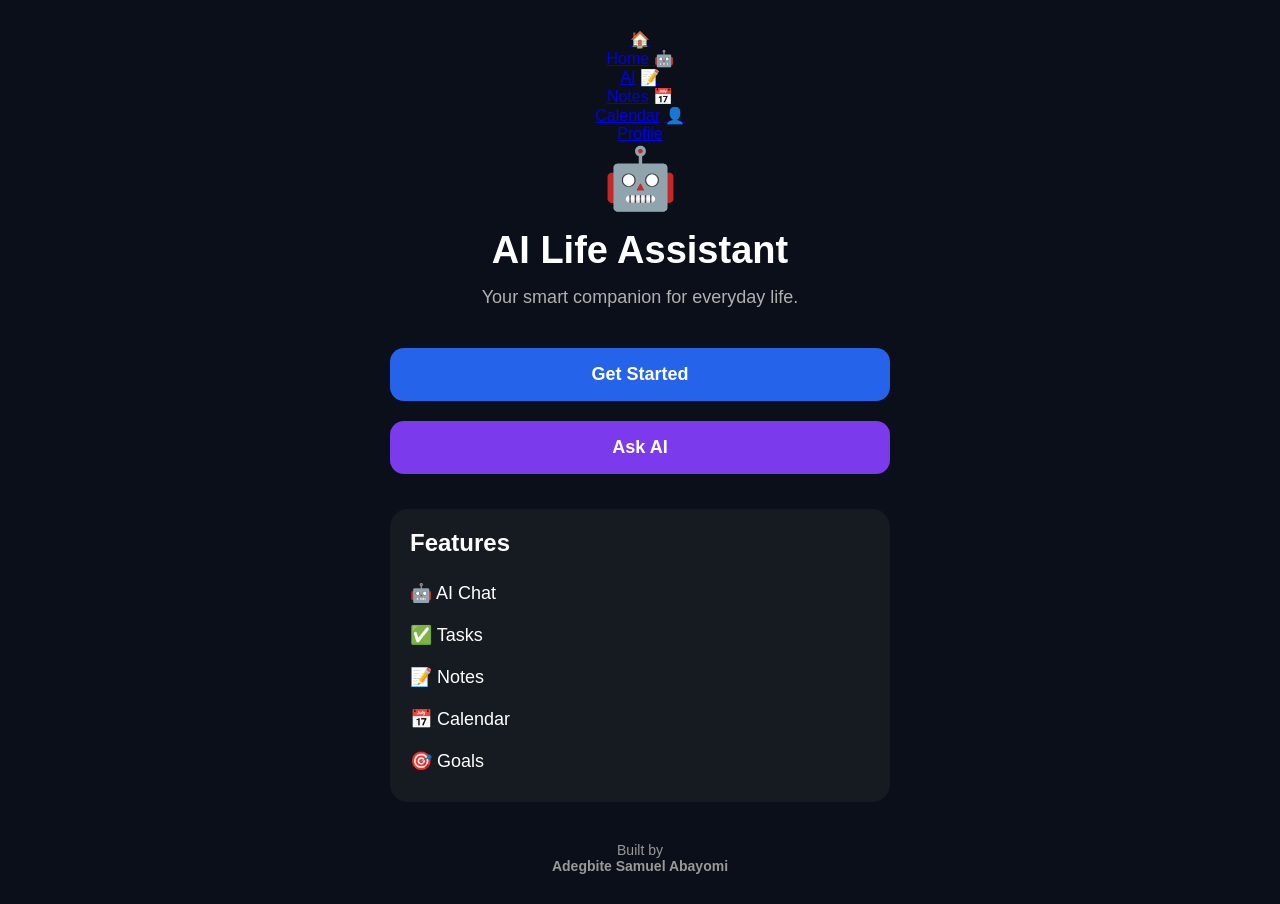
<file: index.html>
<!DOCTYPE html>
<html lang="en">
<head>
<meta charset="UTF-8">
<meta name="viewport" content="width=device-width, initial-scale=1.0">
<title>AI Life Assistant</title>

<style>
*{
margin:0;
padding:0;
box-sizing:border-box;
font-family:Arial,sans-serif;
}

body{
background:#0B0F1A;
color:white;
text-align:center;
padding:30px;
}

.container{
max-width:500px;
margin:auto;
}

.logo{
font-size:60px;
}

h1{
font-size:38px;
margin-top:15px;
}

.tagline{
color:#b0b0b0;
margin:15px 0 30px;
font-size:18px;
}

button{
width:100%;
padding:16px;
margin:10px 0;
border:none;
border-radius:14px;
font-size:18px;
font-weight:bold;
cursor:pointer;
}

.primary{
background:#2563EB;
color:white;
}

.secondary{
background:#7C3AED;
color:white;
}

.card{
background:#161B22;
padding:20px;
border-radius:18px;
margin-top:25px;
text-align:left;
}

.card h2{
margin-bottom:15px;
}

.feature{
padding:10px 0;
font-size:18px;
}

footer{
margin-top:40px;
color:#999;
font-size:14px;
}
</style>

</head>
<div class="navbar">
    <a href="dashboard.html">🏠<br>Home</a>
    <a href="chat.html">🤖<br>AI</a>
    <a href="notes.html">📝<br>Notes</a>
    <a href="calendar.html">📅<br>Calendar</a>
    <a href="profile.html">👤<br>Profile</a>
</div>
<body>

<div class="container">

<div class="logo">🤖</div>

<h1>AI Life Assistant</h1>

<p class="tagline">
Your smart companion for everyday life.
</p>

<a href="dashboard.html">
    <button class="primary">Get Started</button>
</a>

<button class="secondary">Ask AI</button>

<div class="card">

<h2>Features</h2>

<div class="feature">🤖 AI Chat</div>

<div class="feature">✅ Tasks</div>

<div class="feature">📝 Notes</div>

<div class="feature">📅 Calendar</div>

<div class="feature">🎯 Goals</div>

</div>

<footer>

Built by<br>

<b>Adegbite Samuel Abayomi</b>

</footer>

</div>

</body>
</html>
</file>
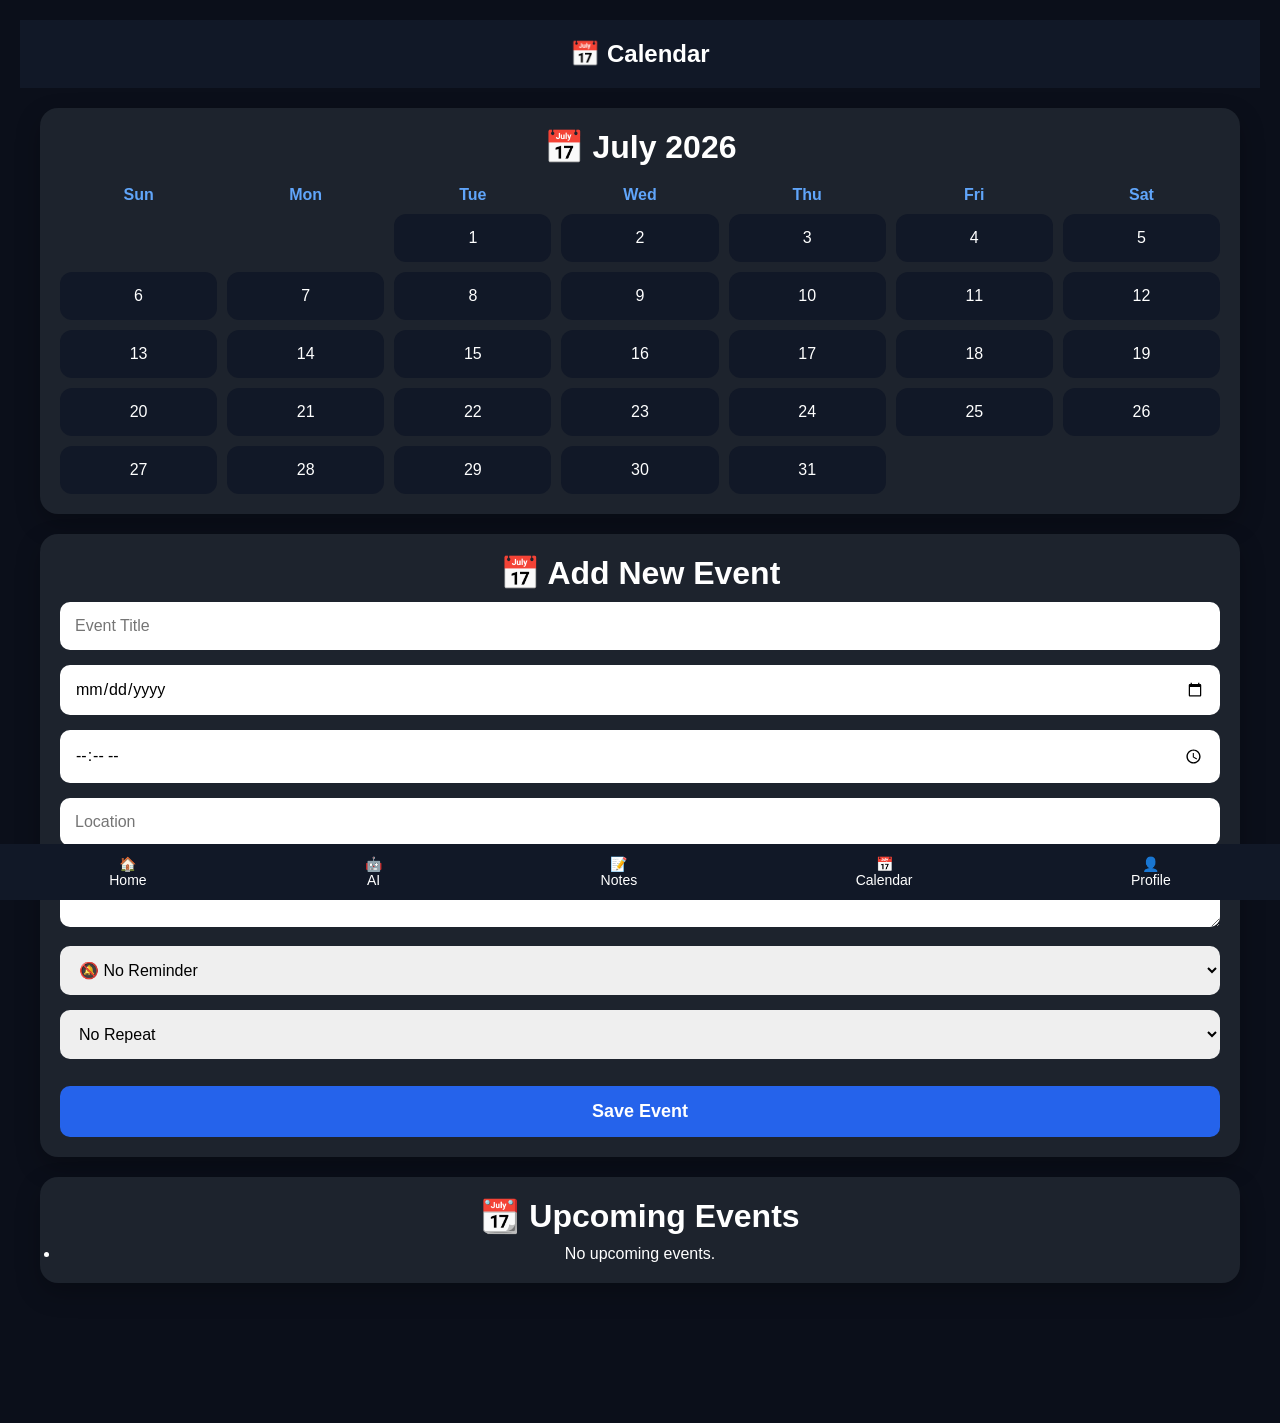
<file: calendar.html>
<!DOCTYPE html>
<html lang="en">
<head>
<meta charset="UTF-8">
<meta name="viewport" content="width=device-width, initial-scale=1.0">
<title>Calendar - AI Life Assistant</title>

<link rel="stylesheet" href="style.css">

<style>
body{
    margin:0;
    font-family:Arial,sans-serif;
    background:#0B0F1A;
    color:white;
    padding-bottom:100px;
}

header{
    background:#111827;
    padding:20px;
    text-align:center;
    font-size:24px;
    font-weight:bold;
}

.container{
    padding:20px;
}

input,
textarea,
select{
    width:100%;
    padding:15px;
    margin-bottom:15px;
    border:none;
    border-radius:10px;
    font-size:16px;
    box-sizing:border-box;

}

button{
    width:100%;
    padding:15px;
    background:#2563EB;
    color:white;
    border:none;
    border-radius:10px;
    font-size:18px;
    cursor:pointer;
}

button:hover{
    background:#1D4ED8;
}

.event{
    background:#1F2937;
    padding:15px;
    margin-top:15px;
    border-radius:10px;
}
</style>
</head>

<body>

<header>
    📅 Calendar
</header>

<div class="container">
<div class="card">

    <h2>📅 July 2026</h2>

    <div class="calendar-grid">

        <div class="day-name">Sun</div>
        <div class="day-name">Mon</div>
        <div class="day-name">Tue</div>
        <div class="day-name">Wed</div>
        <div class="day-name">Thu</div>
        <div class="day-name">Fri</div>
        <div class="day-name">Sat</div>

        <div class="day empty"></div>
        <div class="day empty"></div>

        <div class="day">1</div>
        <div class="day">2</div>
        <div class="day">3</div>
        <div class="day">4</div>
        <div class="day">5</div>

        <div class="day">6</div>
        <div class="day">7</div>
        <div class="day">8</div>
        <div class="day">9</div>
        <div class="day">10</div>
        <div class="day">11</div>
        <div class="day">12</div>

        <div class="day">13</div>
        <div class="day">14</div>
        <div class="day">15</div>
        <div class="day">16</div>
        <div class="day">17</div>
        <div class="day">18</div>
        <div class="day">19</div>

        <div class="day">20</div>
        <div class="day">21</div>
        <div class="day">22</div>
        <div class="day">23</div>
        <div class="day">24</div>
        <div class="day">25</div>
        <div class="day">26</div>

        <div class="day">27</div>
        <div class="day">28</div>
        <div class="day">29</div>
        <div class="day">30</div>
        <div class="day">31</div>

    </div>

</div>
    <div class="card">

        <h2>📅 Add New Event</h2>

        <input
            type="text"
            id="eventTitle"
            placeholder="Event Title">

        <input
            type="date"
            id="eventDate">

        <input
            type="time"
            id="eventTime">

        <input
            type="text"
            id="eventLocation"
            placeholder="Location">

        <textarea
            id="eventNotes"
            placeholder="Notes"></textarea>

        <select id="eventReminder">
            <option value="none">🔕 No Reminder</option>
            <option value="10">10 Minutes Before</option>
            <option value="30">30 Minutes Before</option>
            <option value="60">1 Hour Before</option>
            <option value="1440">1 Day Before</option>
        </select>

        <select id="eventRepeat">
            <option value="none">No Repeat</option>
            <option value="daily">Daily</option>
            <option value="weekly">Weekly</option>
            <option value="monthly">Monthly</option>
            <option value="yearly">Yearly</option>
        </select>

        <button onclick="addEvent()">
    Save Event
</button>

    </div>

    <div class="card">

        <h2>📆 Upcoming Events</h2>

        <ul id="eventList"></ul>

    </div>

</div>

<div class="navbar">
    <a href="dashboard.html">🏠<br>Home</a>
    <a href="chat.html">🤖<br>AI</a>
    <a href="notes.html">📝<br>Notes</a>
    <a href="calendar.html">📅<br>Calendar</a>
    <a href="profile.html">👤<br>Profile</a>
</div>

  
<script src="calendar.js"></script>
</body>
</html>
</file>
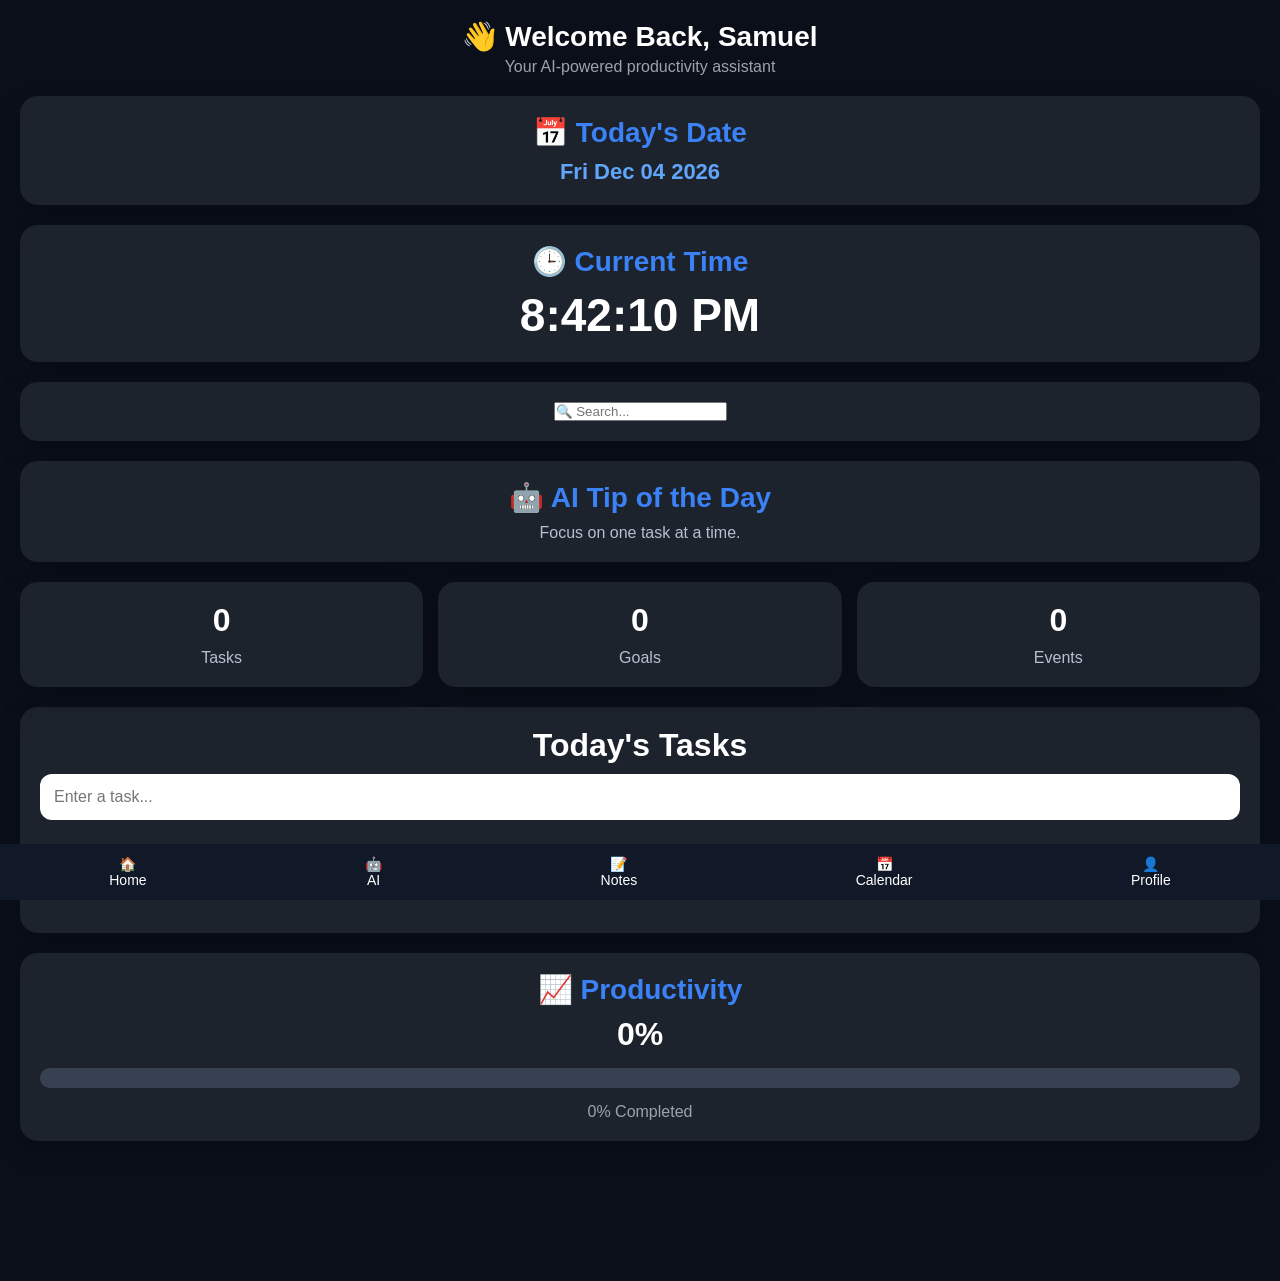
<file: dashboard-v2.html>
<!DOCTYPE html>
<html lang="en">
<head>
<meta charset="UTF-8">
<meta name="viewport" content="width=device-width, initial-scale=1.0">

<title>AI Life Assistant Dashboard</title>

<link rel="stylesheet" href="style.css">

</head>

<body>

<div class="header">
    <h1 id="welcomeText">👋 Welcome Back, Samuel</h1>
    <p>Your AI-powered productivity assistant</p>
</div>

<div class="card">
    <h3>📅 Today's Date</h3>
    <p id="todayDate">Loading...</p>
</div>

<div class="card">
    <h3>🕒 Current Time</h3>
    <p id="currentTime">Loading...</p>
</div>

<div class="card">
    <input
        type="text"
        id="search"
        placeholder="🔍 Search...">
</div>

<div class="card">
    <h3>🤖 AI Tip of the Day</h3>
    <p id="tipText">Loading...</p>
</div>

<div class="summary">

<div class="card">
<h2 id="taskCount">0</h2>
<p>Tasks</p>
</div>

<div class="card">
<h2 id="goalCount">0</h2>
<p>Goals</p>
</div>

<div class="card">
<h2 id="eventCount">0</h2>
<p>Events</p>
</div>

</div>

<div class="card">

<h2>Today's Tasks</h2>

<input
type="text"
id="taskInput"
placeholder="Enter a task...">

<button onclick="addTask()" class="button">
    Add Task
</button>
<ul id="taskList"></ul>

</div>

<div class="card">

<h3>📈 Productivity</h3>

<h2 id="productivityScore">0%</h2>

<div class="progress">

<div id="progressBar"></div>

</div>

<p id="progressText">
0% Completed
</p>

</div>

<div class="navbar">

<a href="#">🏠<br>Home</a>

<a href="#">🤖<br>AI</a>

<a href="#">📝<br>Notes</a>

<a href="#">📅<br>Calendar</a>

<a href="#">👤<br>Profile</a>

</div>
<script>

// ==========================
// Welcome Message
// ==========================

const username = localStorage.getItem("username") || "Samuel";
alert("Dashboard V2 Loaded!");
document.getElementById("welcomeText").textContent =
"👋 Welcome Back, " + username;


// ==========================
// Live Date
// ==========================

function updateDate(){

    const today = new Date();

    document.getElementById("todayDate").textContent =
    today.toDateString();

}

updateDate();


// ==========================
// Live Time
// ==========================

function updateClock(){

    const now = new Date();

    document.getElementById("currentTime").textContent =
    now.toLocaleTimeString();

}

updateClock();

setInterval(updateClock,1000);


// ==========================
// AI Tip of the Day
// ==========================

const tips = [

"Complete your hardest task first.",

"Small daily progress leads to big success.",

"Review your goals every morning.",

"Stay organized and plan tomorrow today.",

"Focus on one task at a time.",

"Never stop learning."

];

const today = new Date();

document.getElementById("tipText").textContent =
tips[today.getDate() % tips.length];

</script>
</body>
</html>
</file>
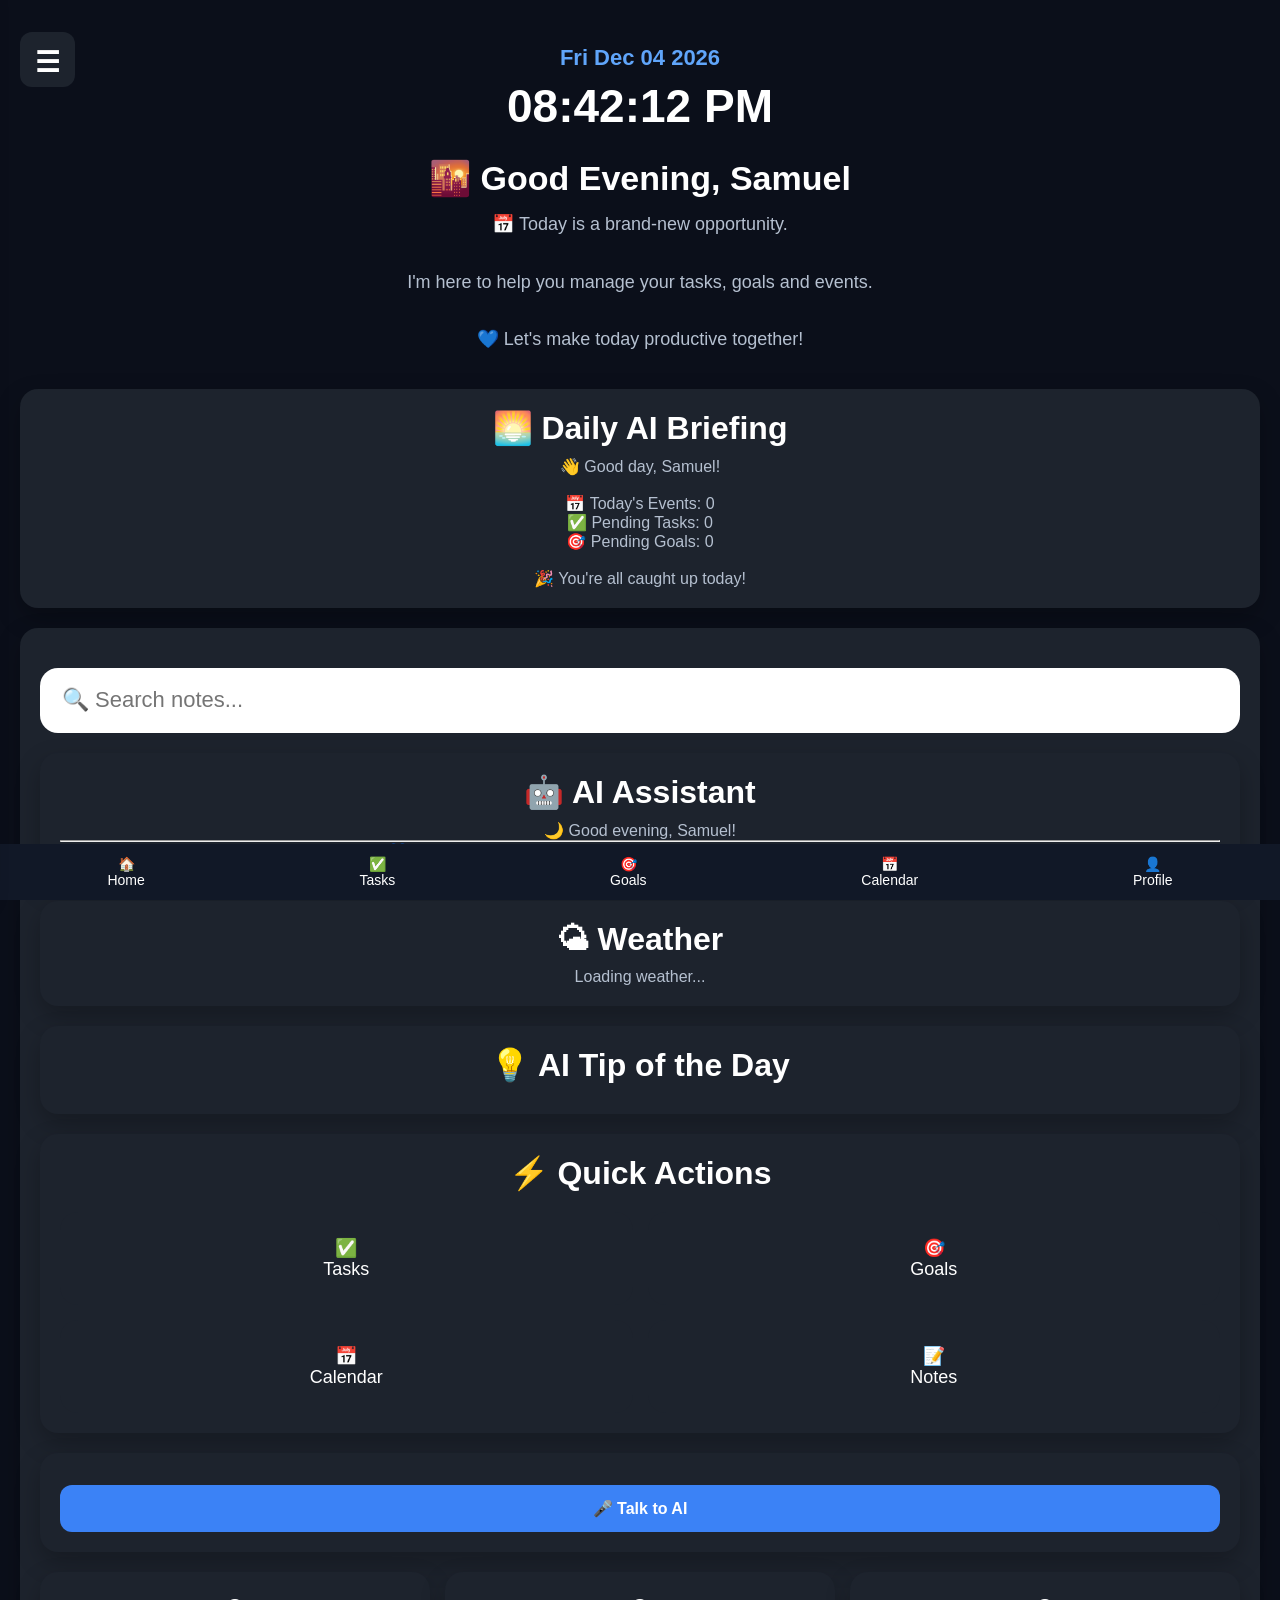
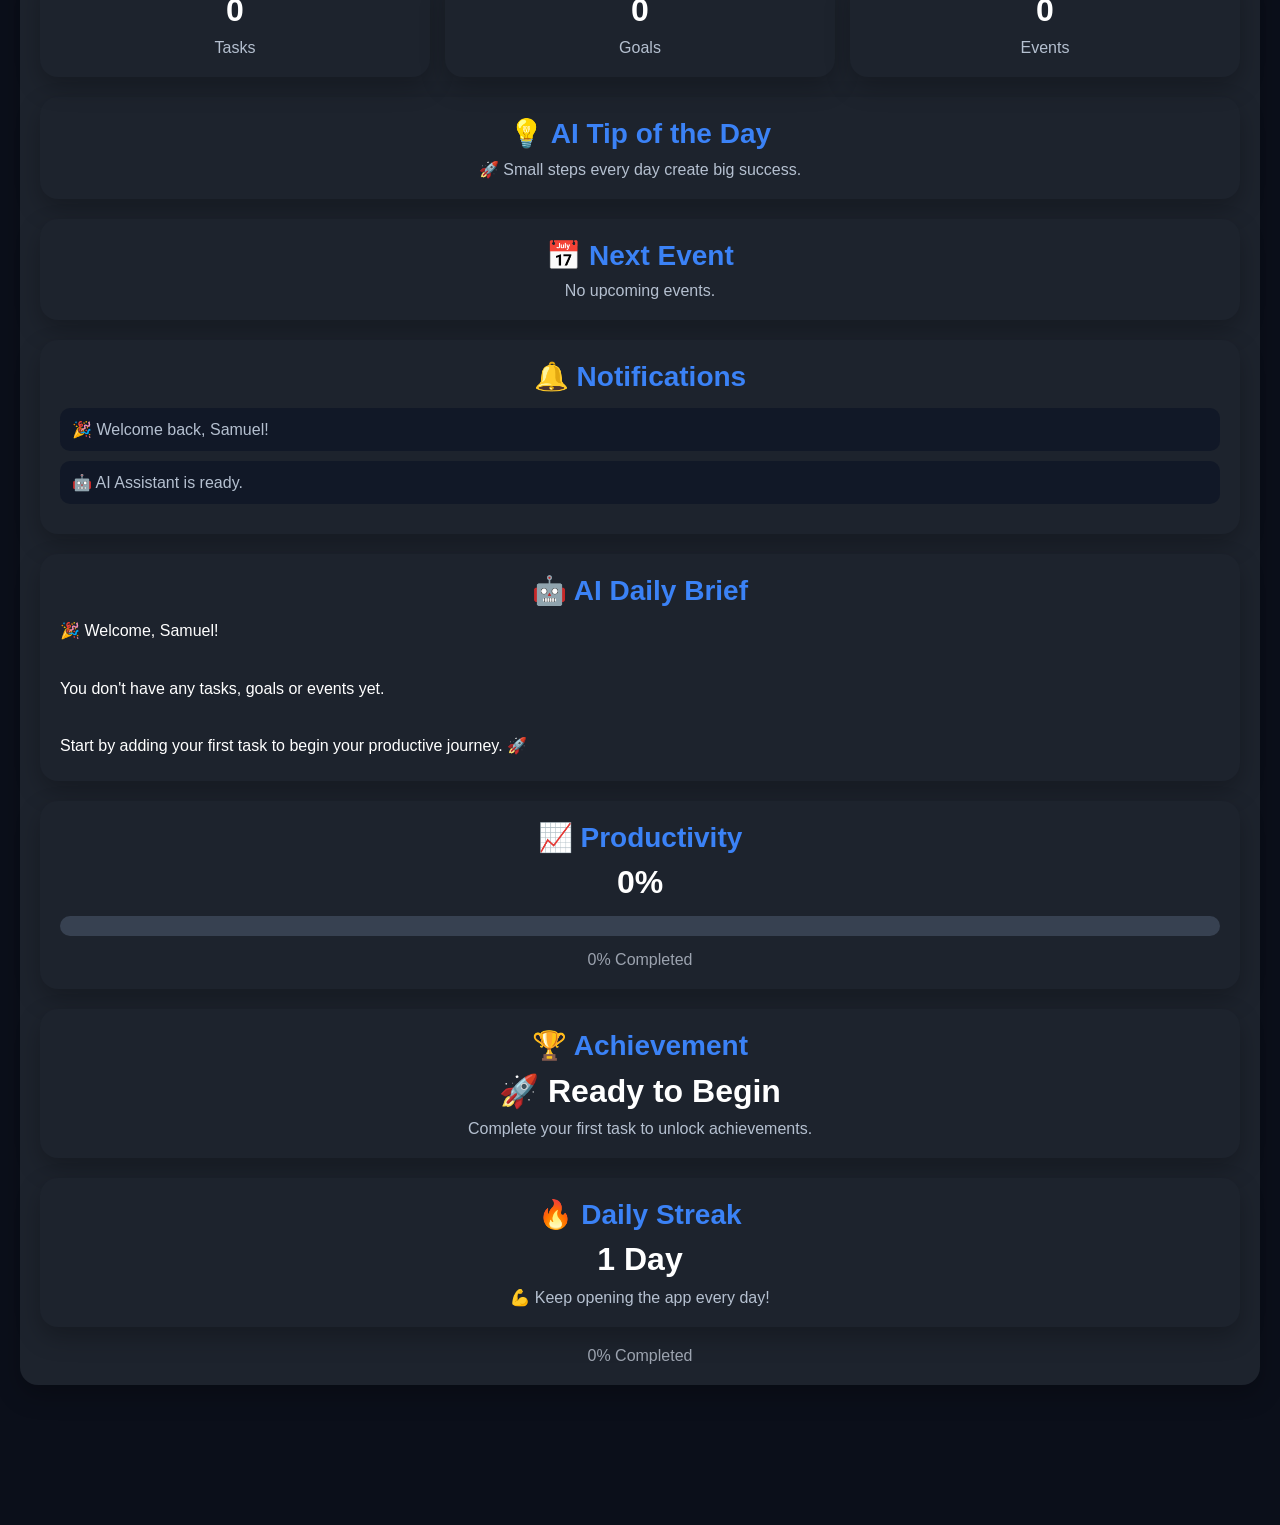
<file: dashboard.html>
<!DOCTYPE html>
<html lang="en">
<head>
<meta charset="UTF-8">
<meta name="viewport" content="width=device-width, initial-scale=1.0">

<title>AI Life Assistant</title>

<link rel="stylesheet" href="style.css">

</head>

<body>

<!-- Side Menu -->
<div id="sideMenu" class="side-menu">

    <span id="closeBtn" class="close-btn">✖</span>

    <h2>🤖 AI Life Assistant</h2>

    <a href="dashboard.html">🏠 Dashboard</a>
    <a href="tasks.html">✅ Tasks</a>
    <a href="goals.html">🎯 Goals</a>
    <a href="calendar.html">📅 Calendar</a>
    <a href="notes.html">📝 Notes</a>
    <a href="profile.html">👤 Profile</a>
    <a href="settings.html">⚙️ Settings</a>

</div>

<!-- Top Bar -->
<div class="top-bar">

    <button id="menuBtn" class="menu-btn">☰</button>

</div>

<!-- Clock -->
<div class="clock-section">

    <h2 id="todayDate"></h2>

    <h1 id="currentTime"></h1>

</div>

<!-- Welcome -->
<div class="welcome">

    <h1 id="welcomeText"></h1>

    <p id="assistantMessage"></p>

</div>
<div class="card" id="dailyBriefing">

<h2>🌅 Daily AI Briefing</h2>

<p id="briefingText">
Loading your daily briefing...
</p>

</div>
<!-- Search -->
<div class="card">
<input
type="text"
id="searchNote"
placeholder="🔍 Search notes..."
style="
width:100%;
height:65px;
padding:0 22px;
margin-top:20px;
margin-bottom:20px;
border:none;
border-radius:18px;
font-size:22px;
box-sizing:border-box;
background:white;
color:#111;
outline:none;
">
   
<div> 
<!-- Quick Actions -->
<div class="card">
    <h2>🤖 AI Assistant</h2>

    <p id="aiGreeting"></p>

    <hr>

    <p id="aiRecommendation"></p>
</div>
    <div class="card">

    <h2>🌤 Weather</h2>

    <p id="weatherText">Loading weather...</p>

</div>
    <div class="card">

    <h2>💡 AI Tip of the Day</h2>

</div>
    
<div class="card">

    <h2>⚡ Quick Actions</h2>

    <div class="grid">

        <a href="tasks.html" class="box">
            ✅<br>Tasks
        </a>

        <a href="goals.html" class="box">
            🎯<br>Goals
        </a>

        <a href="calendar.html" class="box">
            📅<br>Calendar
        </a>

        <a href="notes.html" class="box">
            📝<br>Notes
        </a>

    </div>

</div>
    <div class="card">
        
    <button onclick="window.location.href='chat.html'">
    🎤 Talk to AI
</button>
        
</div>

<!-- Summary -->

<div class="summary">

    <div class="card">

        <h2 id="taskCount">0</h2>

        <p>Tasks</p>

    </div>

    <div class="card">

        <h2 id="goalCount">0</h2>

        <p>Goals</p>

    </div>

    <div class="card">

        <h2 id="eventCount">0</h2>

        <p>Events</p>

    </div>

</div>

<!-- AI Tip -->

<div class="card">

    <h3>💡 AI Tip of the Day</h3>

    <p id="tipText">

        Stay focused and finish one important task first.

    </p>

</div>

<!-- Next Event -->

<div class="card">

    <h3>📅 Next Event</h3>

    <div id="nextEvent">

        No upcoming events.

    </div>

</div>

<!-- Notifications -->

<div class="card">

    <h3>🔔 Notifications</h3>

    <div id="notificationBox">

        No notifications.

    </div>

</div>

<!-- Daily Brief -->

<div class="card">

    <h3>🤖 AI Daily Brief</h3>

    <div id="dailyBrief">

        Loading...

    </div>

</div>
<div class="card">

<h3>📈 Productivity</h3>

<h2 id="productivityScore">0%</h2>

<div class="progress">
    <div id="progressBar"></div>
</div>

<p id="progressText">0% Completed</p>

</div>

<div class="card">

<h3>🏆 Achievement</h3>

<h2 id="achievementBadge">🚀 Ready to Begin</h2>

<p id="achievementText">
Complete your first task to unlock achievements.
</p>

</div>

<div class="card">

<h3>🔥 Daily Streak</h3>

<h2 id="streakCount">1 Day</h2>

<p id="streakMessage">
Keep opening AI Life Assistant every day!
</p>

</div>
    
    
    <p id="progressText">0% Completed</p>

</div>
<!-- Bottom Navigation -->

<div class="navbar">

    <a href="dashboard.html">
        🏠<br>Home
    </a>

    <a href="tasks.html">
        ✅<br>Tasks
    </a>

    <a href="goals.html">
        🎯<br>Goals
    </a>

    <a href="calendar.html">
        📅<br>Calendar
    </a>

    <a href="profile.html">
        👤<br>Profile
    </a>

</div>

<script src="dashboard.js"></script>

</body>
</html>
</file>
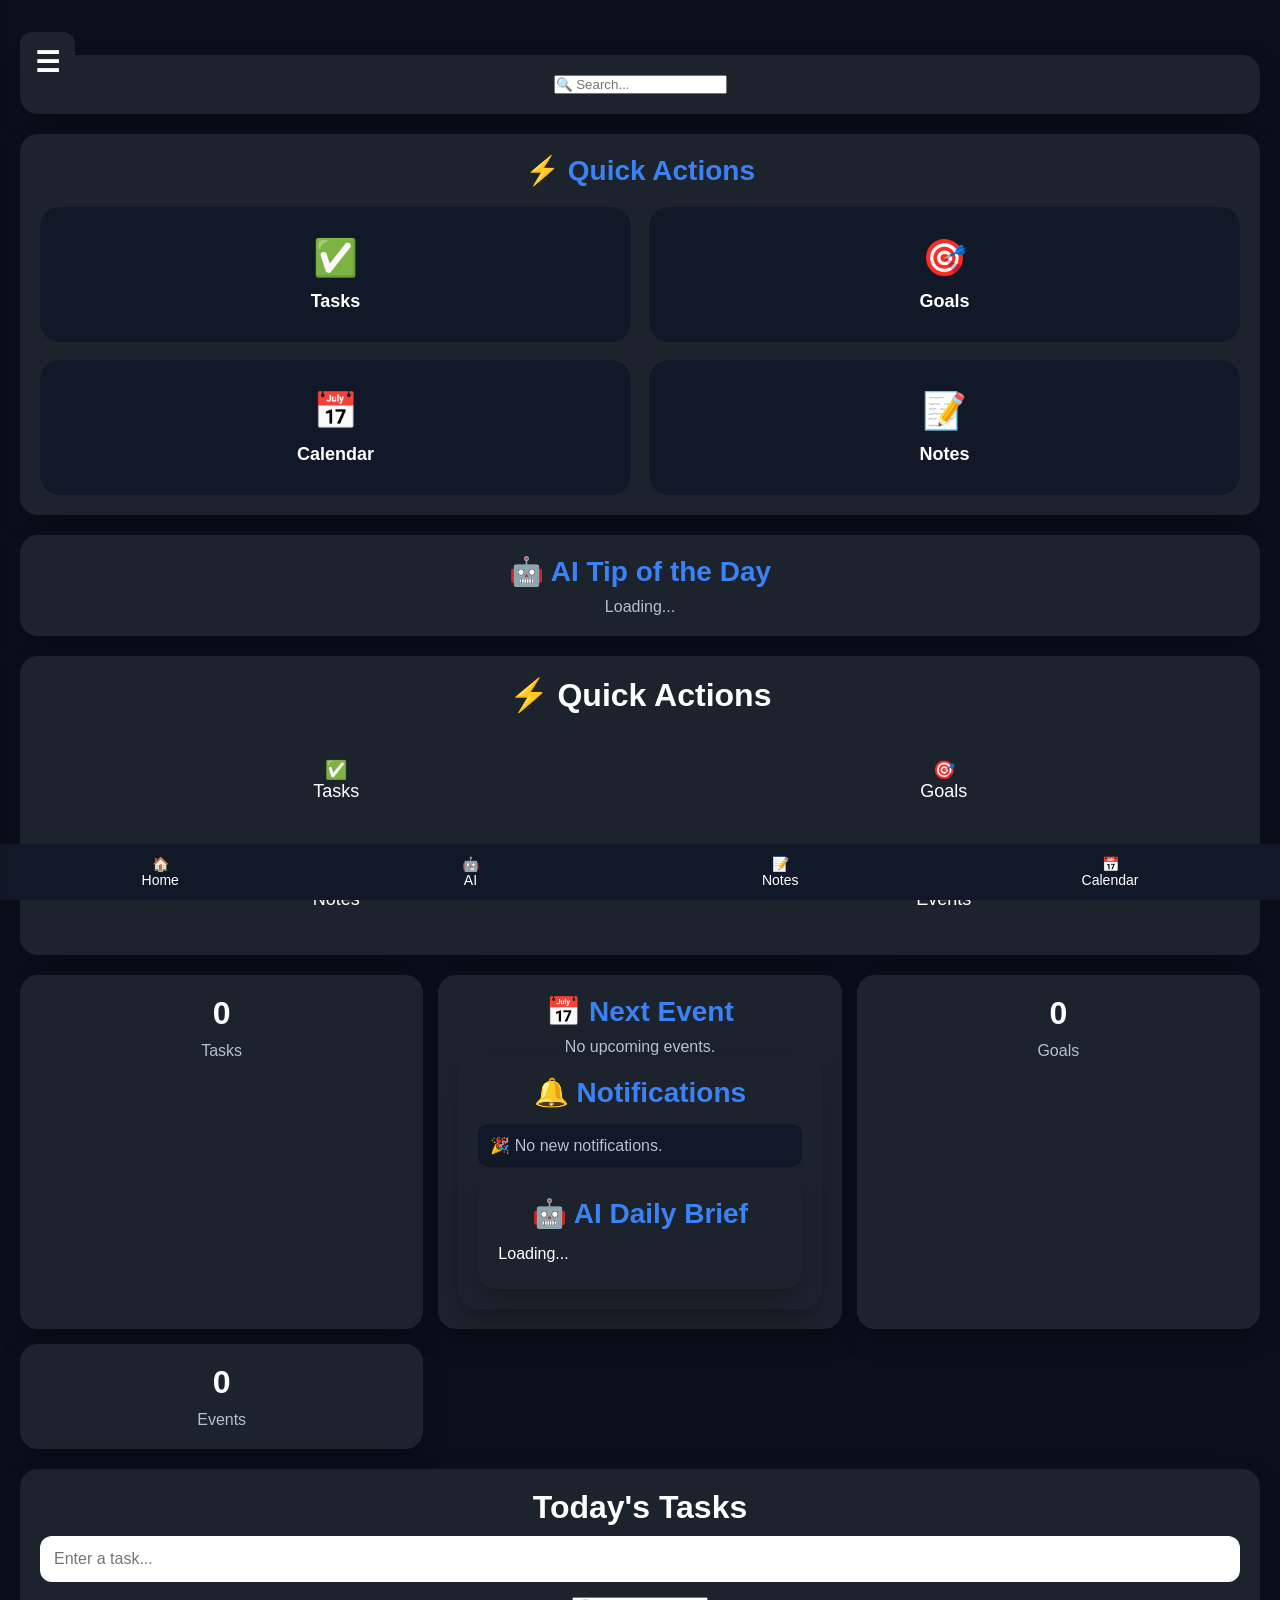
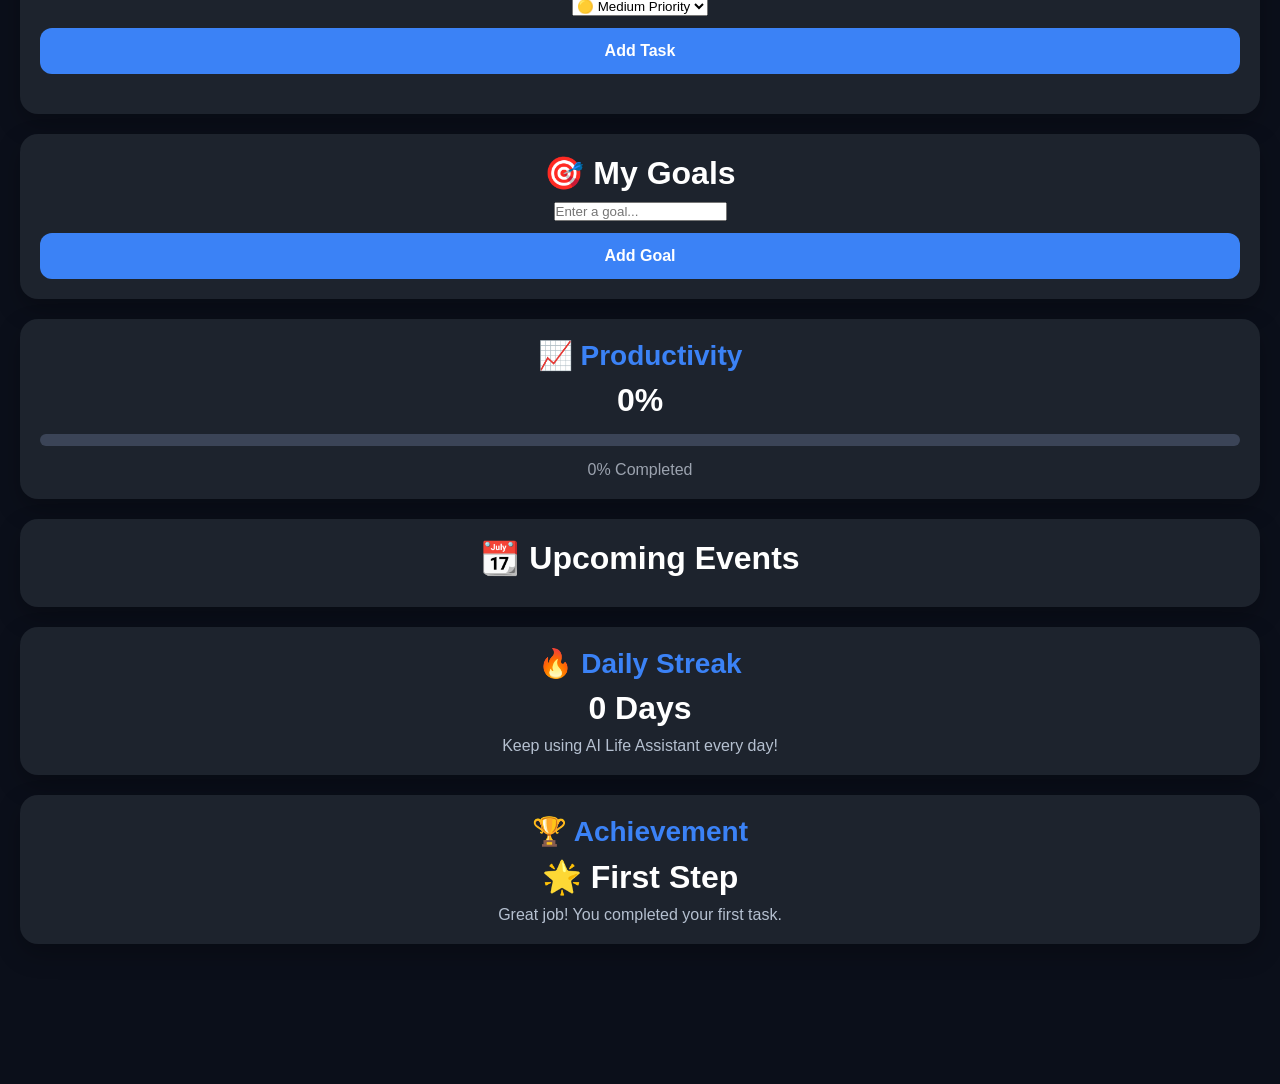
<file: dashboard_old.html>
<!DOCTYPE html>
<html lang="en">
<head>
<meta charset="UTF-8">
<meta name="viewport" content="width=device-width, initial-scale=1.0">

<title>AI Life Assistant Dashboard</title>

<link rel="stylesheet" href="style.css">

</head>

<body>

<div id="sideMenu" class="side-menu">

    <span class="close-btn" onclick="closeMenu()">✖</span>

    <h2>🤖 AI Life Assistant</h2>

    <a href="dashboard.html">🏠 Dashboard</a>

    <a href="chat.html">🤖 AI Chat</a>

    <a href="tasks.html">✅ Tasks</a>

    <a href="goals.html">🎯 Goals</a>

    <a href="notes.html">📝 Notes</a>

    <a href="calendar.html">📅 Calendar</a>

    <a href="profile.html">👤 Profile</a>

    <a href="settings.html">⚙️ Settings</a>

</div>
<div class="top-bar">

    <button id="menuBtn" class="menu-btn">☰</button>

</div>

<div class="clock-section">

    <h2 id="todayDate"></h2>

    <h1 id="currentTime"></h1>

</div>

<div class="welcome">

    <h1 id="welcomeText"></h1>

    <p id="assistantMessage"></p>

</div>



<div class="card">
    <input
        type="text"
        id="search"
        placeholder="🔍 Search...">
</div>
<div class="card">

    <h3>⚡ Quick Actions</h3>

    <div class="quick-grid">

        <a href="tasks.html" class="quick-box">
            ✅
            <span>Tasks</span>
        </a>

        <a href="goals.html" class="quick-box">
            🎯
            <span>Goals</span>
        </a>

        <a href="calendar.html" class="quick-box">
            📅
            <span>Calendar</span>
        </a>

        <a href="notes.html" class="quick-box">
            📝
            <span>Notes</span>
        </a>

    </div>

</div>
<div class="card">
    <h3>🤖 AI Tip of the Day</h3>
    <p id="tipText">Loading...</p>
</div>
<div class="card">
    <h2>⚡ Quick Actions</h2>

    <div class="grid">

        <a href="tasks.html" class="box">
            ✅<br>
            Tasks
        </a>

        <a href="goals.html" class="box">
            🎯<br>
            Goals
        </a>

        <a href="notes.html" class="box">
            📝<br>
            Notes
        </a>

        <a href="calendar.html" class="box">
            📅<br>
            Events
        </a>

    </div>
</div>
<div class="summary">

<div class="card">
<h2 id="taskCount">0</h2>
<p>Tasks</p>
</div>
<div class="card">

    <h3>📅 Next Event</h3>

    <div id="nextEvent">

        <p>No upcoming events.</p>

    </div><div class="card">

    <h3>🔔 Notifications</h3>

    <div id="notificationBox">

        <p>🎉 No new notifications.</p>

    </div>
<div class="card">

    <h3>🤖 AI Daily Brief</h3>

    <div id="dailyBrief">

        Loading...

    </div>

</div>
</div>

</div>
<div class="card">
<h2 id="goalCount">0</h2>
<p>Goals</p>
</div>

<div class="card">
<h2 id="eventCount">0</h2>
<p>Events</p>
</div>

</div>

<div class="card">

<h2>Today's Tasks</h2>

<input
type="text"
id="taskInput"
placeholder="Enter a task...">
<select id="taskPriority">

    <option value="High">🔴 High Priority</option>

    <option value="Medium" selected>🟡 Medium Priority</option>

    <option value="Low">🟢 Low Priority</option>

</select>
<button onclick="addTask()" class="button">
    Add Task
</button>
<ul id="taskList"></ul>

</div>
<div class="card">

    <h2>🎯 My Goals</h2>

    <input
        type="text"
        id="goalInput"
        placeholder="Enter a goal...">

    <button onclick="addGoal()" class="button">
        Add Goal
    </button>

    <ul id="goalList"></ul>

</div>
<div class="card">

    <h3>📈 Productivity</h3>

    <h2 id="productivityScore">0%</h2>

    <div style="
        width:100%;
        height:12px;
        background:#3b4457;
        border-radius:10px;
        overflow:hidden;
        margin:15px 0;
    ">

        <div
            id="progressBar"
            style="
                width:0%;
                height:100%;
                background:#4CAF50;
                transition:0.4s;
            ">
        </div>

    </div>

    <p id="progressText">0% Completed</p>

</div>

    

<div class="card">

    <h2>📆 Upcoming Events</h2>

    <ul id="eventList"></ul>

</div>

<div class="card">
    <h3>🔥 Daily Streak</h3>

    <h2 id="streakCount">0 Days</h2>

    <p>Keep using AI Life Assistant every day!</p>

</div>
    <div class="card">

    <h3>🏆 Achievement</h3>

    <h2 id="achievementBadge">
        🌟 First Step
    </h2>

    <p id="achievementText">
        Great job! You completed your first task.
    </p>

</div>


<div class="navbar">

<a href="dashboard.html">🏠<br>Home</a>

<a href="chat.html">🤖<br>AI</a>

<a href="notes.html">📝<br>Notes</a>

<a href="calendar.html">📅<br>Calendar</a>





</div>
<script src="dashboard.js"></script>
</body>
</html>
</file>
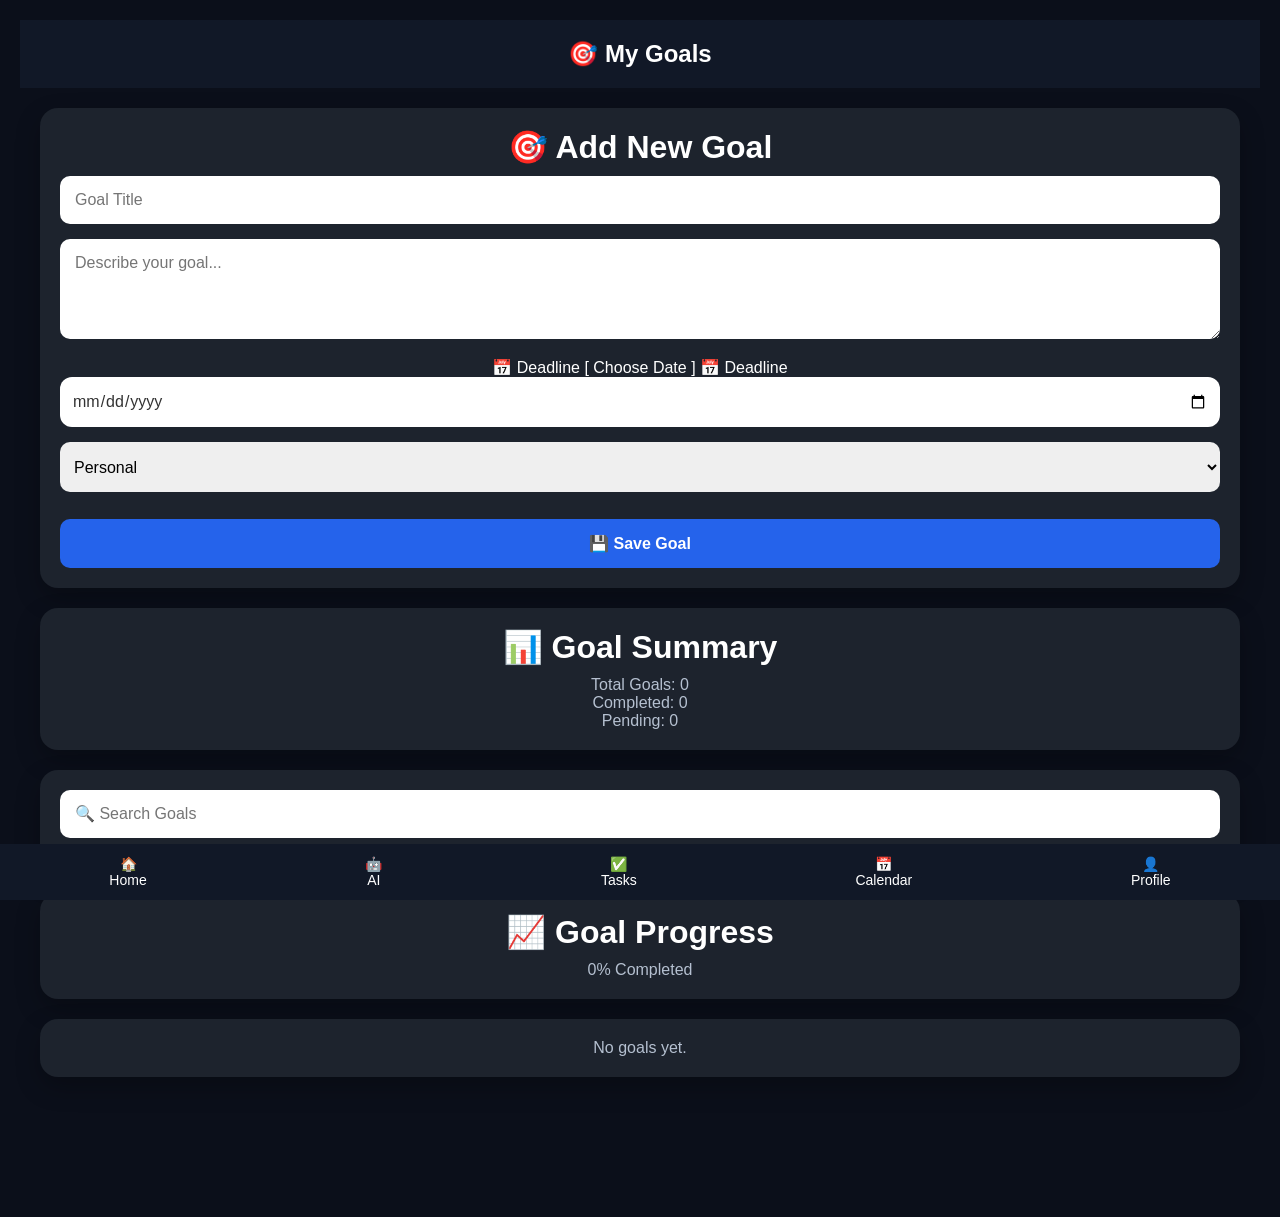
<file: goals.html>
<!DOCTYPE html>
<html lang="en">
<head>
<meta charset="UTF-8">
<meta name="viewport" content="width=device-width, initial-scale=1.0">

<title>Goals - AI Life Assistant</title>

<link rel="stylesheet" href="style.css">

<style>
body{
    margin:0;
    font-family:Arial,sans-serif;
    background:#0B0F1A;
    color:white;
    padding-bottom:100px;
}

header{
    background:#111827;
    padding:20px;
    text-align:center;
    font-size:24px;
    font-weight:bold;
}

.container{
    padding:20px;
}

input,
select,
textarea{
    width:100%;
    padding:15px;
    border:none;
    border-radius:10px;
    margin-bottom:15px;
    box-sizing:border-box;
    font-size:16px;
}

input[type="date"]{
    height:50px;
}
    input[type="date"]{
    appearance:none;
    -webkit-appearance:none;
    background:white;
    color:#333;
}
button{
    width:100%;
    padding:15px;
    background:#2563EB;
    color:white;
    border:none;
    border-radius:10px;
    font-size:16px;
    cursor:pointer;
}
.goal-input{
    width:100%;
    height:55px;
    padding:12px;
    border:none;
    border-radius:12px;
    font-size:16px;
    margin-bottom:15px;
    box-sizing:border-box;
}
button:hover{
    background:#1D4ED8;
}
    select{
    width:100%;
    height:50px;
    padding:10px;
    border:none;
    border-radius:10px;
    margin-bottom:15px;
    font-size:16px;
}
textarea{
    width:100%;
    min-height:100px;
    padding:15px;
    border:none;
    border-radius:10px;
    margin-bottom:15px;
    box-sizing:border-box;
    font-size:16px;
    resize:vertical;
}
.goal{
    background:#1F2937;
    padding:15px;
    margin-top:15px;
    border-radius:10px;
}
</style>

</head>

<body>

<header>
🎯 My Goals
</header>

<div class="container">

<div class="card">

<h2>🎯 Add New Goal</h2>

<input
type="text"
id="goalTitle"
placeholder="Goal Title">

<textarea
id="goalDescription"
placeholder="Describe your goal..."></textarea>

    📅 Deadline

[  Choose Date  ]
<label for="goalDeadline">📅 Deadline</label>

<input
type="date"
id="goalDeadline"
class="goal-input">
<select id="goalCategory">

<option value="Personal">Personal</option>

<option value="Work">Work</option>

<option value="School">School</option>

<option value="Health">Health</option>

<option value="Finance">Finance</option>

</select>

<button onclick="saveGoal()">
💾 Save Goal
</button>

</div>

<div class="card">

<h2>📊 Goal Summary</h2>

<p>Total Goals:
<span id="totalGoals">0</span></p>

<p>Completed:
<span id="completedGoals">0</span></p>

<p>Pending:
<span id="pendingGoals">0</span></p>

</div>

<div class="card">

<input
type="text"
id="searchGoal"
placeholder="🔍 Search Goals">

</div>

    <div class="card">

    <h2>📈 Goal Progress</h2>

    <div class="progress-container">

        <div id="goalProgressBar" class="progress-bar"></div>

    </div>

    <p id="goalProgressText">0% Completed</p>

</div>
<div class="card">

<div id="goalList"></div>

</div>

</div>
<div class="navbar">

<a href="dashboard.html">🏠<br>Home</a>

<a href="chat.html">🤖<br>AI</a>

<a href="tasks.html">✅<br>Tasks</a>

<a href="calendar.html">📅<br>Calendar</a>

<a href="profile.html">👤<br>Profile</a>

</div>

<script src="goals.js"></script>
    
</body>
</html>
</file>
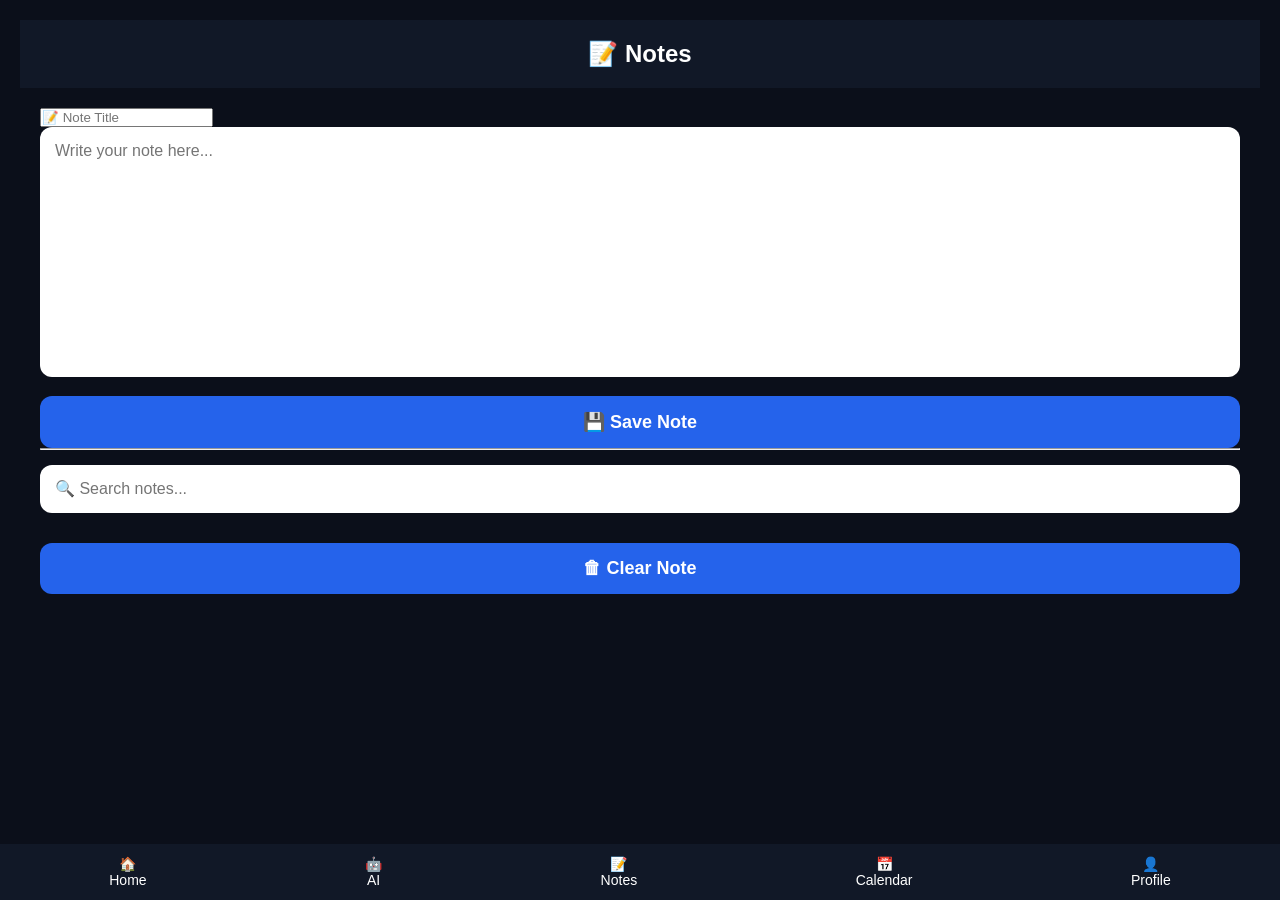
<file: notes.html>
<!DOCTYPE html>
<html lang="en">
<head>
<meta charset="UTF-8">
<meta name="viewport" content="width=device-width, initial-scale=1.0">

<title>Notes - AI Life Assistant</title>

<link rel="stylesheet" href="style.css">

<style>
body{
    margin:0;
    font-family:Arial,sans-serif;
    background:#0B0F1A;
    color:white;
    padding-bottom:100px;
}

header{
    background:#111827;
    padding:20px;
    text-align:center;
    font-size:24px;
    font-weight:bold;
}

.container{
    padding:20px;
}

textarea{
    width:100%;
    height:250px;
    border:none;
    border-radius:12px;
    padding:15px;
    font-size:16px;
    resize:none;
    box-sizing:border-box;
}

button{
    width:100%;
    margin-top:15px;
    padding:15px;
    background:#2563EB;
    color:white;
    border:none;
    border-radius:12px;
    font-size:18px;
    cursor:pointer;
}

button:hover{
    background:#1D4ED8;
}
</style>

</head>

<body>

<header>
📝 Notes
</header>

<div class="container">

<input
type="text"
id="noteTitle"
placeholder="📝 Note Title">

<textarea
id="notes"
placeholder="Write your note here..."></textarea>

<button onclick="saveNote()">
💾 Save Note
</button>

<hr>

<input
type="text"
id="searchNote"
placeholder="🔍 Search notes...">

<div id="notesList"></div>

<button onclick="clearNote()">
🗑 Clear Note
</button>

</div>

<div class="navbar">
    <a href="dashboard.html">🏠<br>Home</a>
    <a href="chat.html">🤖<br>AI</a>
    <a href="notes.html">📝<br>Notes</a>
    <a href="calendar.html">📅<br>Calendar</a>
    <a href="profile.html">👤<br>Profile</a>
</div>

<script>

const notes = document.getElementById("notes");

notes.value = localStorage.getItem("notes") || "";

function saveNote(){

    const title = document.getElementById("noteTitle").value.trim();
    const content = notes.value.trim();

    if(title === "" || content === ""){

        alert("Please enter a title and note.");

        return;

    }

    let allNotes = JSON.parse(localStorage.getItem("allNotes")) || [];

    allNotes.push({
        id: Date.now(),
        title: title,
        content: content
    });

    localStorage.setItem("allNotes", JSON.stringify(allNotes));

    document.getElementById("noteTitle").value = "";
    notes.value = "";

    loadNotes();

    alert("✅ Note Saved!");

}

notes.addEventListener("input", function(){

    localStorage.setItem("notes", notes.value);

});

document.addEventListener("keydown", function(event){

    if((event.ctrlKey || event.metaKey) && event.key === "s"){

        event.preventDefault();

        saveNote();

    }

});
    function loadNotes(){

    const container = document.getElementById("notesList");

    if(!container) return;

    let allNotes = JSON.parse(localStorage.getItem("allNotes")) || [];

    container.innerHTML = "";

    allNotes.reverse().forEach(function(note){

        container.innerHTML += `
        <div class="card">

            <h3>${note.title}</h3>

            <p>${note.content}</p>

            <button onclick="editNote(${note.id})">
            ✏️ Edit
            </button>

            <button onclick="deleteNote(${note.id})">
            🗑 Delete
            </button>

        </div>
        
        `;

    });

}
    document.getElementById("searchNote").addEventListener("input", function(){

    const keyword = this.value.toLowerCase();

    let allNotes =
        JSON.parse(localStorage.getItem("allNotes")) || [];

    const container =
        document.getElementById("notesList");

    container.innerHTML = "";

    allNotes
        .reverse()
        .filter(function(note){

            return (
                note.title.toLowerCase().includes(keyword) ||
                note.content.toLowerCase().includes(keyword)
            );

        })
        .forEach(function(note){

            container.innerHTML += `
            <div class="card">

                <h3>${note.title}</h3>

                <p>${note.content}</p>

                <button onclick="editNote(${note.id})">
                ✏️ Edit
                </button>

                <button onclick="deleteNote(${note.id})">
                🗑 Delete
                </button>

            </div>
            `;

        });

});
    function clearNote(){

    if(confirm("Delete current note?")){

        document.getElementById("noteTitle").value = "";
        notes.value = "";

    }

}
    function editNote(id){

    let allNotes =
        JSON.parse(localStorage.getItem("allNotes")) || [];

    const note = allNotes.find(function(n){

        return n.id === id;

    });

    if(!note) return;

    document.getElementById("noteTitle").value = note.title;

    document.getElementById("notes").value = note.content;

    deleteNote(id);

}

function deleteNote(id){

    if(!confirm("🗑 Delete this note?")){
        return;
    }

    let allNotes =
        JSON.parse(localStorage.getItem("allNotes")) || [];

    allNotes = allNotes.filter(function(note){

        return note.id !== id;

    });

    localStorage.setItem("allNotes", JSON.stringify(allNotes));

    loadNotes();

}
    loadNotes();

</script>

</body>
</html>
</file>
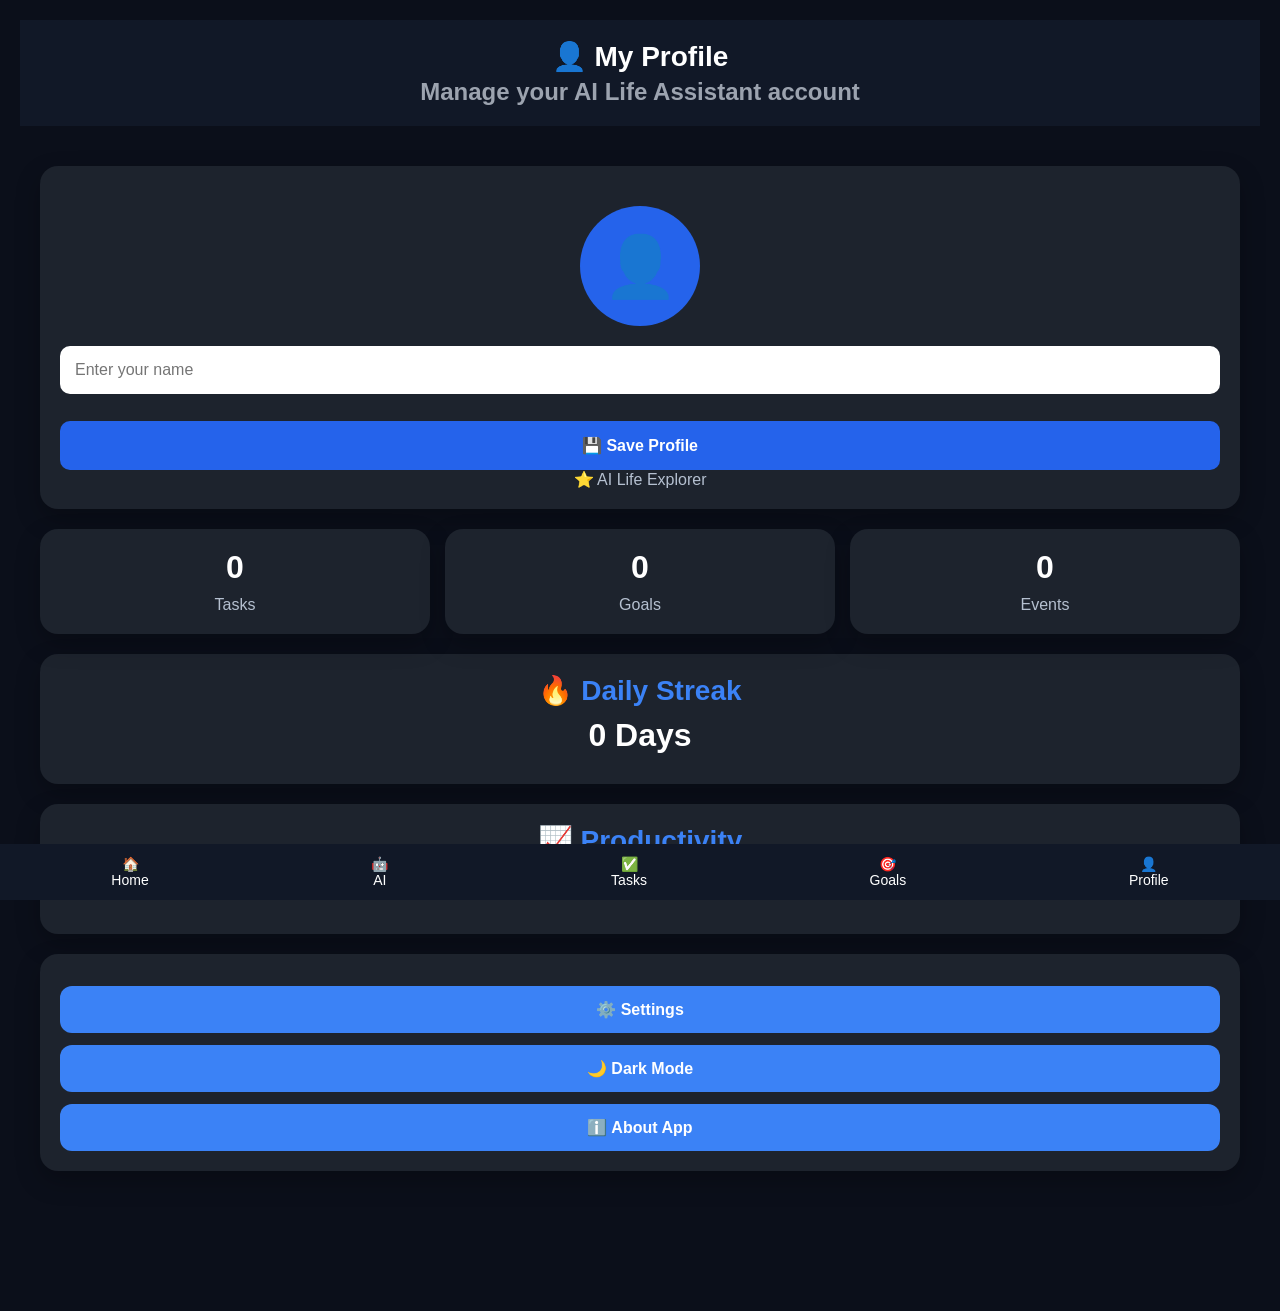
<file: profile.html>
<!DOCTYPE html>
<html lang="en">
<head>
<meta charset="UTF-8">
<meta name="viewport" content="width=device-width, initial-scale=1.0">

<title>Profile - AI Life Assistant</title>

<link rel="stylesheet" href="style.css">

<style>
body{
    margin:0;
    font-family:Arial,sans-serif;
    background:#0B0F1A;
    color:white;
    padding-bottom:100px;
}

header{
    background:#111827;
    padding:20px;
    text-align:center;
    font-size:24px;
    font-weight:bold;
}

.container{
    padding:20px;
}

input{
    width:100%;
    padding:15px;
    margin-bottom:15px;
    border:none;
    border-radius:10px;
    font-size:16px;
    box-sizing:border-box;
}

button{
    width:100%;
    padding:15px;
    background:#2563EB;
    color:white;
    border:none;
    border-radius:10px;
    font-size:16px;
    cursor:pointer;
}

button:hover{
    background:#1D4ED8;
}

.profile-card{
    background:#1F2937;
    padding:20px;
    margin-top:20px;
    border-radius:15px;
    line-height:1.8;
}

.profile-card h2{
    margin-bottom:15px;
    color:#60A5FA;
}
</style>

</head>

<body>

<header class="header">

    <h1>👤 My Profile</h1>

    <p>Manage your AI Life Assistant account</p>

</header>

<div class="container">

    <div class="card">

        <div class="profile-avatar">

            👤

        </div>

<input
    type="text"
    id="profileName"
    placeholder="Enter your name">

<button onclick="saveProfile()">
    💾 Save Profile
</button>
        <p>⭐ AI Life Explorer</p>

    </div>

    <div class="summary">

        <div class="card">

            <h2 id="taskCountProfile">0</h2>

            <p>Tasks</p>

        </div>

        <div class="card">

            <h2 id="goalCountProfile">0</h2>

            <p>Goals</p>

        </div>

        <div class="card">

            <h2 id="eventCountProfile">0</h2>

            <p>Events</p>

        </div>

    </div>

    <div class="card">

        <h3>🔥 Daily Streak</h3>

        <h2 id="streakProfile">0 Days</h2>

    </div>

    <div class="card">

        <h3>📈 Productivity</h3>

        <h2 id="productivityProfile">0%</h2>

    </div>

    <div class="card">

        <button class="button">
            ⚙️ Settings
        </button>

        <button class="button">
            🌙 Dark Mode
        </button>

        <button class="button">
            ℹ️ About App
        </button>

    </div>

</div>

<div class="navbar">

<a href="dashboard.html">🏠<br>Home</a>

<a href="chat.html">🤖<br>AI</a>

<a href="tasks.html">✅<br>Tasks</a>

<a href="goals.html">🎯<br>Goals</a>

<a href="profile.html">👤<br>Profile</a>

</div>

<script src="dashboard.js"></script>

    

</body>
</html>
</file>
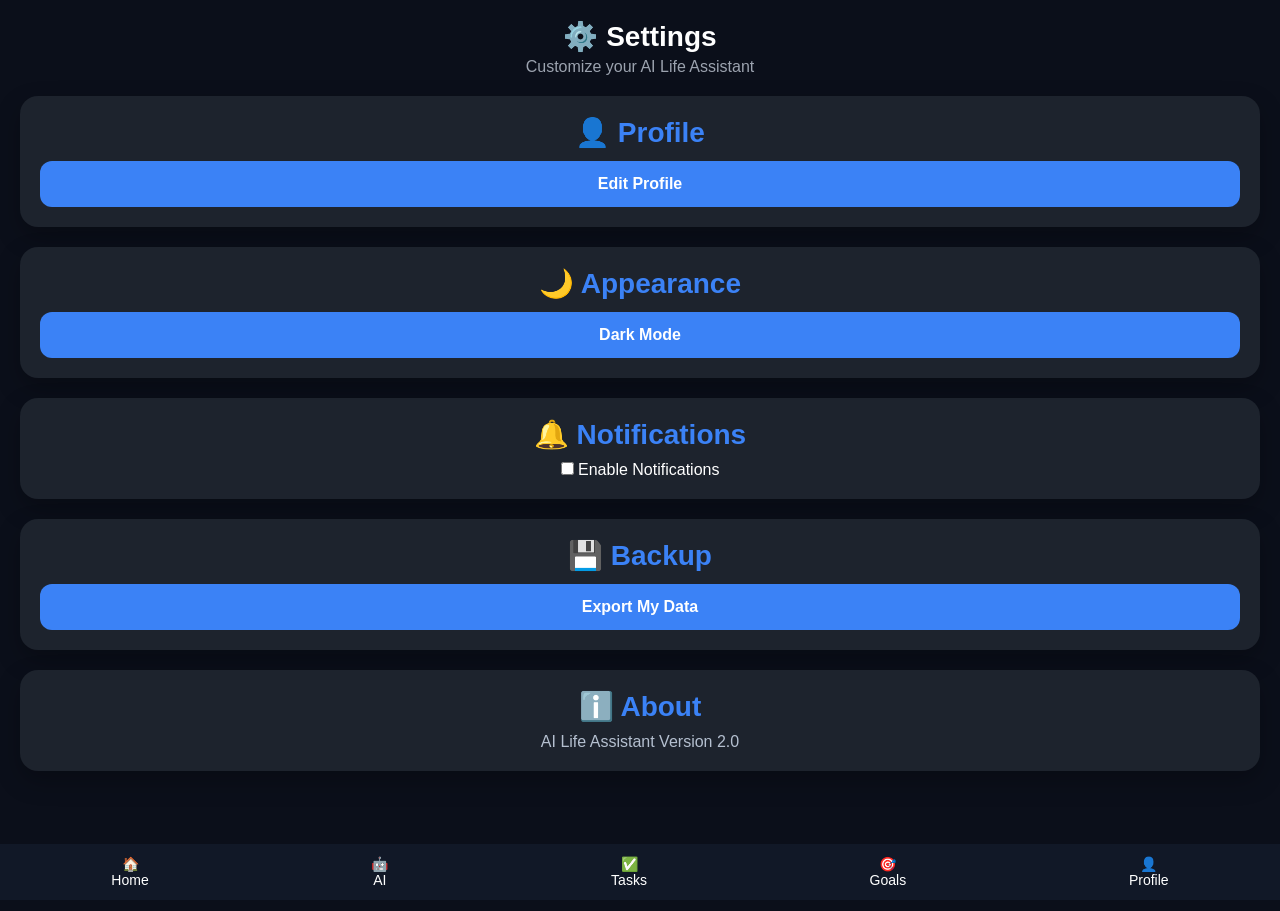
<file: settings.html>
<!DOCTYPE html>
<html lang="en">

<head>

<meta charset="UTF-8">
<meta name="viewport" content="width=device-width, initial-scale=1.0">

<title>Settings - AI Life Assistant</title>

<link rel="stylesheet" href="style.css">

</head>

<body>

<header class="header">

<h1>⚙️ Settings</h1>

<p>Customize your AI Life Assistant</p>

</header>

<div class="container">

<div class="card">

<h3>👤 Profile</h3>

<button onclick="location.href='profile.html'">
Edit Profile
</button>

</div>

<div class="card">

<h3>🌙 Appearance</h3>

<button id="themeBtn" onclick="toggleTheme()">
Dark Mode
</button>

</div>

<div class="card">

<h3>🔔 Notifications</h3>

<label>

<input type="checkbox" id="notifySwitch">

 Enable Notifications

</label>

</div>

<div class="card">

<h3>💾 Backup</h3>

<button onclick="backupData()">

Export My Data

</button>

</div>

<div class="card">

<h3>ℹ️ About</h3>

<p>

AI Life Assistant

Version 2.0

</p>

</div>

</div>

<div class="navbar">

<a href="dashboard.html">🏠<br>Home</a>

<a href="chat.html">🤖<br>AI</a>

<a href="tasks.html">✅<br>Tasks</a>

<a href="goals.html">🎯<br>Goals</a>

<a href="profile.html">👤<br>Profile</a>

</div>

<script src="dashboard.js"></script>

</body>

</html>
</file>
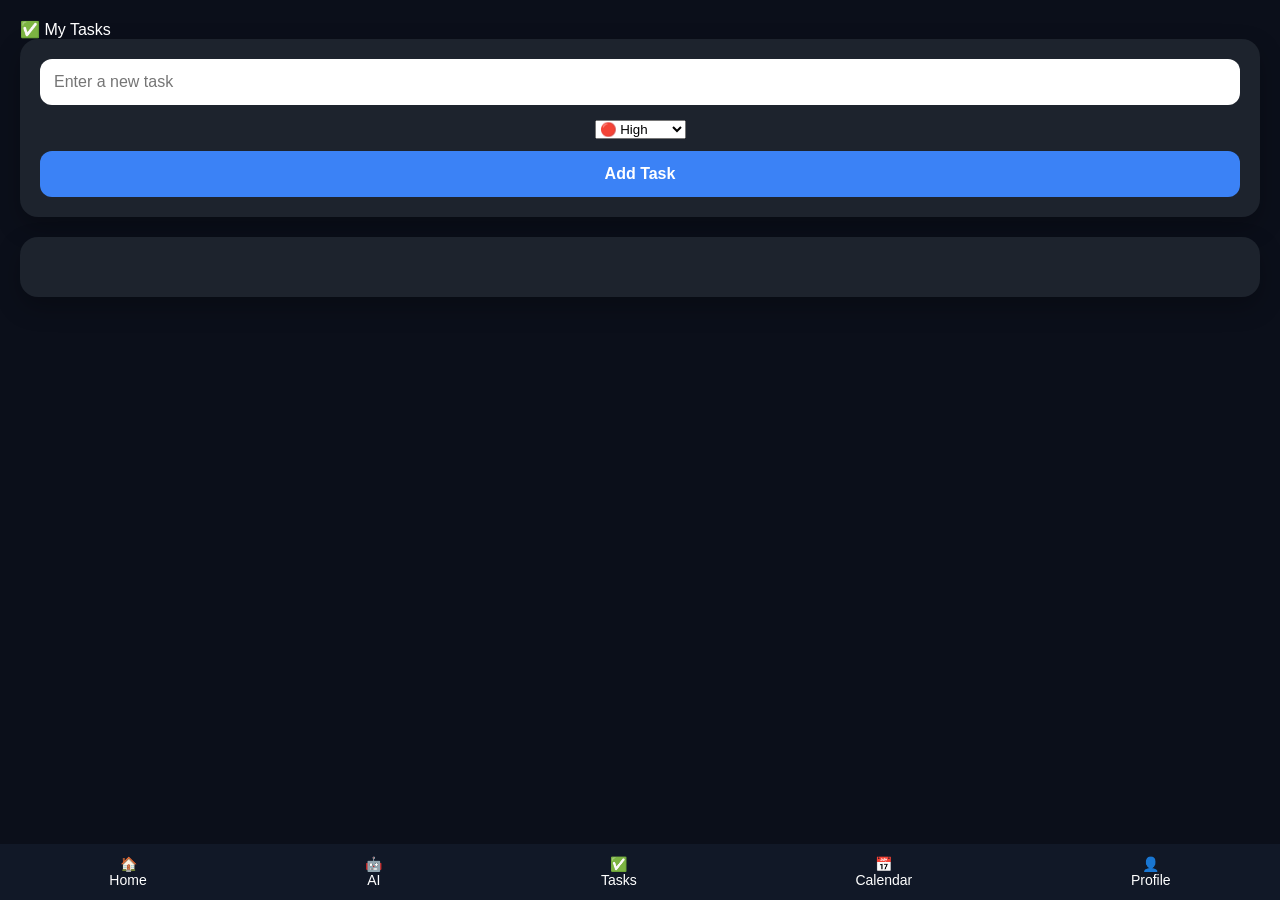
<file: tasks.html>
<!DOCTYPE html>
<html lang="en">
<head>
<meta charset="UTF-8">
<meta name="viewport" content="width=device-width, initial-scale=1.0">
<title>Tasks</title>

<link rel="stylesheet" href="style.css">
</head>

<body>

<header>
    ✅ My Tasks
</header>

<div class="container">

    <div class="card">

        <input
            type="text"
            id="taskInput"
            placeholder="Enter a new task">

        <select id="taskPriority">
            <option value="High">🔴 High</option>
            <option value="Medium">🟡 Medium</option>
            <option value="Low">🟢 Low</option>
        </select>

        <button onclick="addTask()">
            Add Task
        </button>

    </div>

    <div class="card">

        <ul id="taskList"></ul>

    </div>

</div>

<div class="navbar">

<a href="dashboard.html">🏠<br>Home</a>

<a href="chat.html">🤖<br>AI</a>

<a href="tasks.html">✅<br>Tasks</a>

<a href="calendar.html">📅<br>Calendar</a>

<a href="profile.html">👤<br>Profile</a>

</div>

<script src="dashboard.js"></script>

</body>
</html>
</file>
<file: style.css>
*{
    margin:0;
    padding:0;
    box-sizing:border-box;
    font-family:Arial, sans-serif;
}

/* Body */
body{
    background:#0B0F1A;
    color:white;
    padding:20px;
    padding-bottom:120px;
}

/* Header */
.header{
    text-align:center;
    margin-bottom:20px;
}

.header h1{
    font-size:28px;
    margin:0;
}

.header p{
    color:#9CA3AF;
    margin-top:5px;
}

/* Navigation Bar */
.navbar{
    position:fixed;
    bottom:0;
    left:0;
    width:100%;
    background:#111827;
    display:flex;
    justify-content:space-around;
    align-items:center;
    padding:12px 0;
    z-index:1000;
}

.navbar a{
    color:white;
    text-decoration:none;
    text-align:center;
    font-size:14px;
}

/* Cards */
.card{
    background:#1D232D;
    border-radius:18px;
    padding:20px;
    margin-bottom:20px;
    text-align:center;
    box-shadow:0 10px 25px rgba(0,0,0,.25);
    transition:0.3s;
}

.card:hover{
    transform:translateY(-5px);
}

.card h2{
    font-size:32px;
    margin-bottom:10px;
}

.card h3{
    font-size:28px;
    color:#3B82F6;
    margin-bottom:10px;
}

.card p{
    color:#B5C0D0;
    margin:0;
}

/* Summary Cards */
.summary{
    display:grid;
    grid-template-columns:repeat(3,1fr);
    gap:15px;
    margin:20px 0;
}

.summary .card{
    margin-bottom:0;
}

/* Feature Grid */
.grid{
    display:grid;
    grid-template-columns:repeat(2,1fr);
    gap:15px;
    margin-top:20px;
}

.box{
    background:#1D232D;
    padding:20px;
    border-radius:15px;
    text-align:center;
    font-size:18px;
}

/* Buttons */
button,
.button{
    display:block;
    width:100%;
    background:#3B82F6;
    color:white;
    border:none;
    padding:14px;
    border-radius:12px;
    cursor:pointer;
    font-size:16px;
    font-weight:bold;
    text-decoration:none;
    margin-top:12px;
}

button:hover,
.button:hover{
    background:#2563EB;
}

/* Search */
#searchNotes{
    width:100%;
    height:65px;
    padding:18px 22px;
    border:none;
    border-radius:16px;
    font-size:22px;
    box-sizing:border-box;
    margin:20px 0;
}


.search-card{
    padding:25px;
}

/* Date */
#todayDate{
    font-size:18px;
    color:#60A5FA;
    font-weight:bold;
}
#taskInput{
    width:100%;
    padding:14px;
    border:none;
    border-radius:12px;
    font-size:16px;
    margin-bottom:15px;
    box-sizing:border-box;
    background:#fff;
    color:#000;
}

#taskList{
    list-style:none;
    padding:0;
    margin-top:20px;
}

#taskList li{
    background:#1F2937;
    padding:14px;
    border-radius:10px;
    margin-bottom:10px;
    cursor:pointer;
    transition:0.3s;
}

#taskList li:hover{
    background:#374151;
}
/* Progress Bar */

.progress{
    width:100%;
    height:18px;
    background:#374151;
    border-radius:20px;
    overflow:hidden;
    margin-top:15px;
}

#progressBar{
    width:0%;
    height:100%;
    background:#3B82F6;
    transition:.5s;
}

#progressText{
    margin-top:10px;
    font-size:16px;
    color:#9CA3AF;
}
#taskList li{

    display:flex;

    justify-content:space-between;

    align-items:center;

    background:#1F2937;

    padding:14px;

    border-radius:12px;

    margin-bottom:10px;

}

.deleteBtn{

    width:auto;

    margin:0;

    padding:8px 12px;

    background:#EF4444;

    border:none;

    border-radius:8px;

    cursor:pointer;

}

.deleteBtn:hover{

    background:#DC2626;

}
.progress{
    width:100%;
    height:20px;
    background:#374151;
    border-radius:20px;
    overflow:hidden;
    margin:15px 0;
}

#progressBar{
    width:0%;
    height:100%;
    background:#22C55E;
    transition:width .5s ease;
}
/* ===========================
   Sidebar Menu
=========================== */

.menu-btn{
    position:absolute;
    top:20px;
    left:20px;
    font-size:28px;
    cursor:pointer;
    color:white;
}

.side-menu{
    position:fixed;
    top:0;
    left:-280px;
    width:280px;
    height:100%;
    background:#111827;
    padding:25px;
    transition:0.35s;
    z-index:2000;
    overflow-y:auto;
    box-shadow:5px 0 20px rgba(0,0,0,.4);
}

.side-menu h2{
    margin-top:40px;
    margin-bottom:30px;
    color:#3B82F6;
}

.side-menu a{
    display:block;
    color:white;
    text-decoration:none;
    padding:15px;
    margin:8px 0;
    border-radius:12px;
    transition:.3s;
    font-size:18px;
}

.side-menu a:hover{
    background:#2563EB;
}

.close-btn{
    position:absolute;
    top:20px;
    right:20px;
    font-size:28px;
    cursor:pointer;
}
.topbar{
    display:flex;
    justify-content:space-between;
    align-items:center;
    margin-bottom:20px;
}

#menuBtn{
    width:55px;
    height:55px;
    border-radius:12px;
    font-size:28px;
    background:#1D232D;
    border:none;
    color:white;
}

.profileIcon{
    width:55px;
    height:55px;
    border-radius:50%;
    background:#2563EB;
    display:flex;
    align-items:center;
    justify-content:center;
    font-size:24px;
}

.topInfo{
    text-align:center;
    margin-bottom:20px;
}

.topInfo p{
    font-size:20px;
    margin:6px 0;
    color:#60A5FA;
}


.side-menu{
    left:-300px;
    transition:0.3s ease;
}

.side-menu.active{
    left:0;
}
.profile-btn{
    width:70px;
    height:70px;
    background:#2563EB;
    border-radius:50%;
    display:flex;
    justify-content:center;
    align-items:center;
    font-size:34px;
    color:white;
    text-decoration:none;
    box-shadow:0 5px 20px rgba(37,99,235,.4);
}
.top-bar{
    display:flex;
    justify-content:space-between;
    align-items:center;
    margin-bottom:25px;

}

.menu-btn{
    width:70px;
    height:70px;
    border:none;
    border-radius:20px;
    background:#1D232D;
    color:white;
    font-size:34px;
}

.clock-section{
    text-align:center;
    margin:20px 0;
}

#todayDate{
    font-size:22px;
    color:#60A5FA;
    font-weight:bold;
}

#currentTime{
    font-size:46px;
    font-weight:bold;
    margin-top:8px;
    color:white;
}

.welcome{
    text-align:center;
    margin:25px 0 35px;
}

.welcome h1{
    font-size:34px;
    font-weight:700;
    margin-bottom:12px;
}

.welcome p{
    font-size:18px;
    color:#B5C0D0;
    line-height:1.6;
    max-width:600px;
    margin:0 auto;
}
.box{
    background:#1D232D;
    border-radius:18px;
    padding:25px;
    text-align:center;
    text-decoration:none;
    color:white;
    font-size:18px;
    transition:.3s;
}

.box:hover{
    background:#2563EB;
    transform:translateY(-5px);
}
/* Quick Actions */

.quick-grid{
    display:grid;
    grid-template-columns:repeat(2,1fr);
    gap:18px;
    margin-top:20px;
}

.quick-box{
    background:#111827;
    border-radius:20px;
    padding:30px 20px;
    text-align:center;
    text-decoration:none;
    color:white;
    font-size:36px;
    transition:.3s;
}

.quick-box span{
    display:block;
    margin-top:12px;
    font-size:18px;
    font-weight:bold;
}

.quick-box:hover{
    background:#2563EB;
    transform:translateY(-5px);
}
.profile-avatar{

    width:120px;

    height:120px;

    border-radius:50%;

    background:#2563EB;

    margin:20px auto;

    display:flex;

    justify-content:center;

    align-items:center;

    font-size:60px;

    color:white;

}
/* Light Mode */

.light-mode{

    background:#F3F4F6;

    color:#111827;

}

.light-mode .card{

    background:white;

    color:#111827;

}

.light-mode .navbar{

    background:white;

}

.light-mode .navbar a{

    color:#111827;

}
#notificationBox{

    text-align:left;

    margin-top:15px;

}

#notificationBox p{

    background:#111827;

    padding:12px;

    border-radius:10px;

    margin-bottom:10px;

}
/* Calendar Grid */

.calendar-grid{

    display:grid;

    grid-template-columns:repeat(7,1fr);

    gap:10px;

    margin-top:20px;

}

.day-name{

    text-align:center;

    font-weight:bold;

    color:#60A5FA;

}

.day{

    background:#111827;

    border-radius:12px;

    padding:15px 0;

    text-align:center;

    cursor:pointer;

    transition:.3s;

}

.day:hover{

    background:#2563EB;

    transform:scale(1.05);

}

.empty{

    background:transparent;

    cursor:default;

}
#dailyBrief{

    text-align:left;

    line-height:1.8;

    font-size:16px;

}
#searchResults{

    margin-top:15px;

}

#searchResults p{

    padding:10px;

    border-bottom:1px solid #374151;

    cursor:pointer;

}

#searchResults p:last-child{

    border-bottom:none;

}

#searchResults p:hover{

    background:#2563EB;

    border-radius:8px;

}
#searchNote{

    width:100%;
    padding:15px;
    margin-top:15px;
    margin-bottom:15px;
    border:none;
    border-radius:12px;
    font-size:16px;
    box-sizing:border-box;
    background:white;
    color:#111827;

}
#userInput{
    width:100%;
    height:65px;
    padding:0 20px;
    margin-top:20px;
    margin-bottom:15px;
    border:none;
    border-radius:18px;
    font-size:20px;
    box-sizing:border-box;
    background:white;
    color:#111;
    outline:none;
}
</file>
